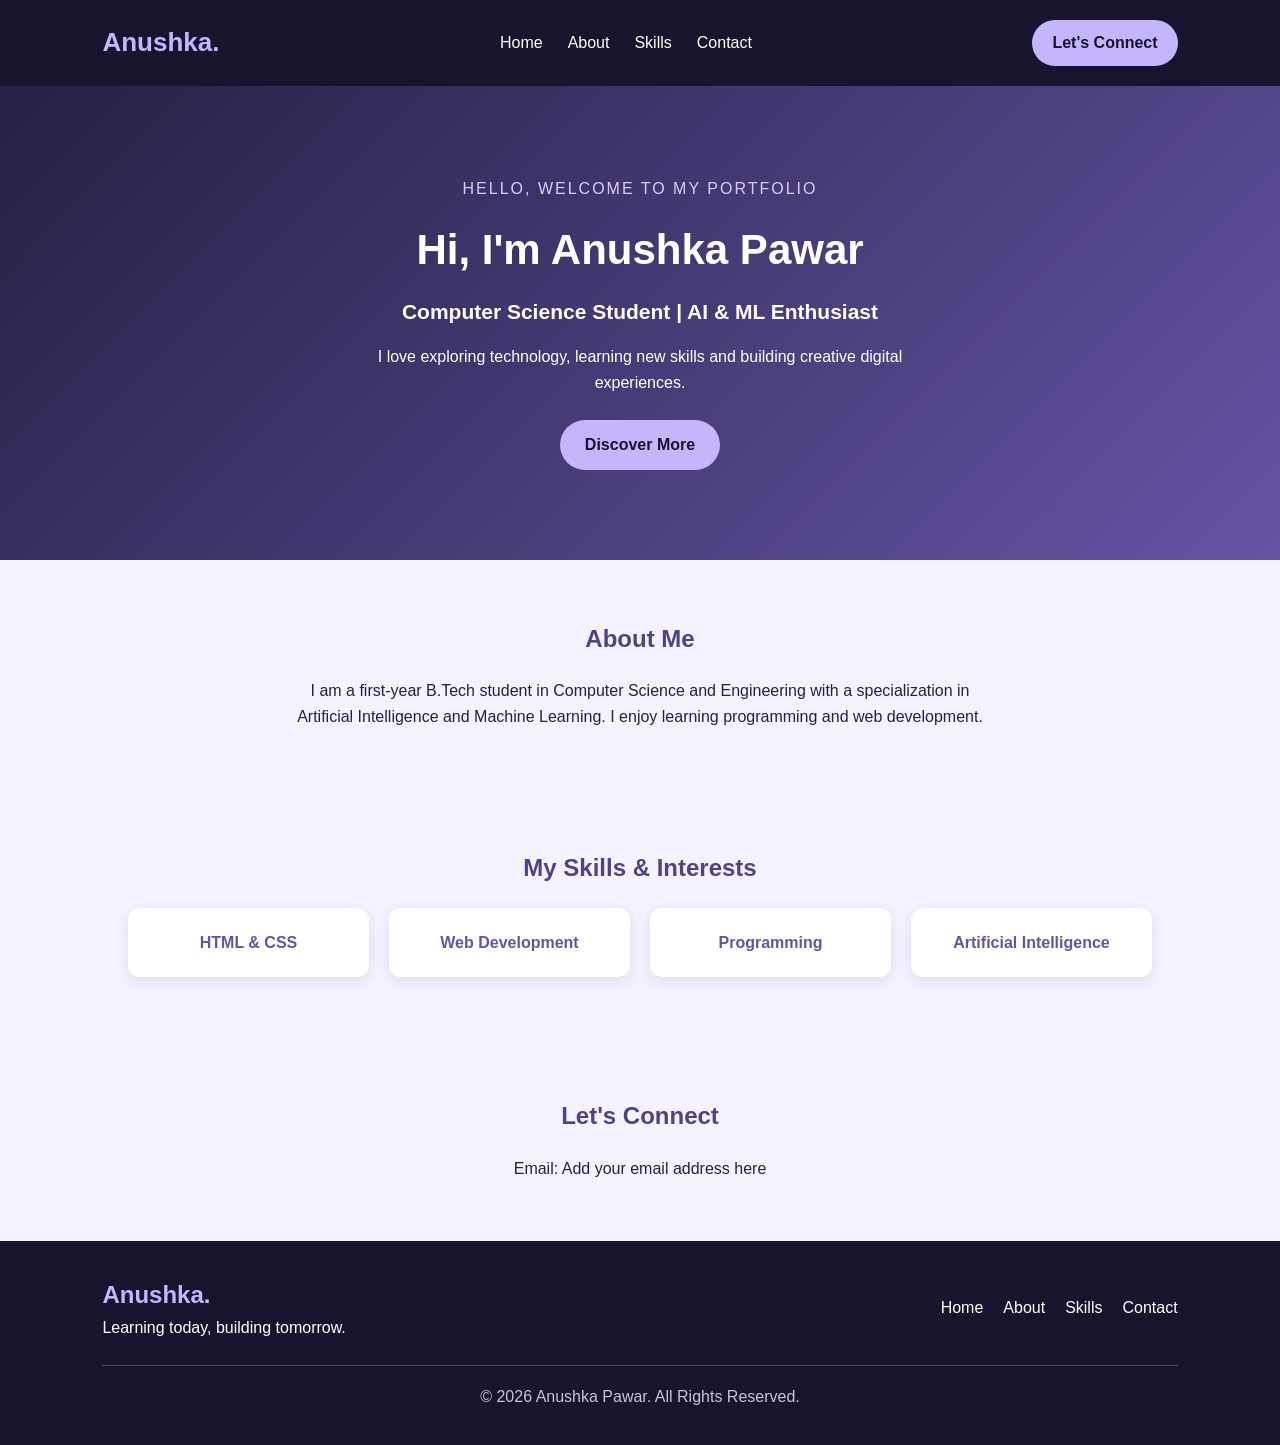
<file: P10/index.html>
<!DOCTYPE html>
<html lang="en">
<head>
  <meta charset="UTF-8">
  <meta name="viewport" content="width=device-width, initial-scale=1.0">
  <title>Anushka Pawar | P10 Portfolio</title>
  <link rel="stylesheet" href="style.css">
</head>
<body>

  <header class="header">
    <div class="logo">Anushka.</div>

    <nav class="navigation">
      <a href="#home">Home</a>
      <a href="#about">About</a>
      <a href="#skills">Skills</a>
      <a href="#contact">Contact</a>
    </nav>

    <a href="#contact" class="header-btn">Let's Connect</a>
  </header>

  <main>
    <section class="hero" id="home">
      <p class="intro">HELLO, WELCOME TO MY PORTFOLIO</p>
      <h1>Hi, I'm Anushka Pawar</h1>
      <h2>Computer Science Student | AI & ML Enthusiast</h2>
      <p>
        I love exploring technology, learning new skills and building
        creative digital experiences.
      </p>
      <a href="#about" class="btn">Discover More</a>
    </section>

    <section class="about" id="about">
      <h2>About Me</h2>
      <p>
        I am a first-year B.Tech student in Computer Science and Engineering
        with a specialization in Artificial Intelligence and Machine Learning.
        I enjoy learning programming and web development.
      </p>
    </section>

    <section class="skills" id="skills">
      <h2>My Skills & Interests</h2>
      <div class="skill-list">
        <div class="skill">HTML & CSS</div>
        <div class="skill">Web Development</div>
        <div class="skill">Programming</div>
        <div class="skill">Artificial Intelligence</div>
      </div>
    </section>

    <section class="contact" id="contact">
      <h2>Let's Connect</h2>
      <p>Email: Add your email address here</p>
    </section>
  </main>

  <footer class="footer">
    <div class="footer-brand">
      <h2>Anushka.</h2>
      <p>Learning today, building tomorrow.</p>
    </div>

    <div class="footer-links">
      <a href="#home">Home</a>
      <a href="#about">About</a>
      <a href="#skills">Skills</a>
      <a href="#contact">Contact</a>
    </div>

    <p class="copyright">© 2026 Anushka Pawar. All Rights Reserved.</p>
  </footer>

</body>
</html>
</file>
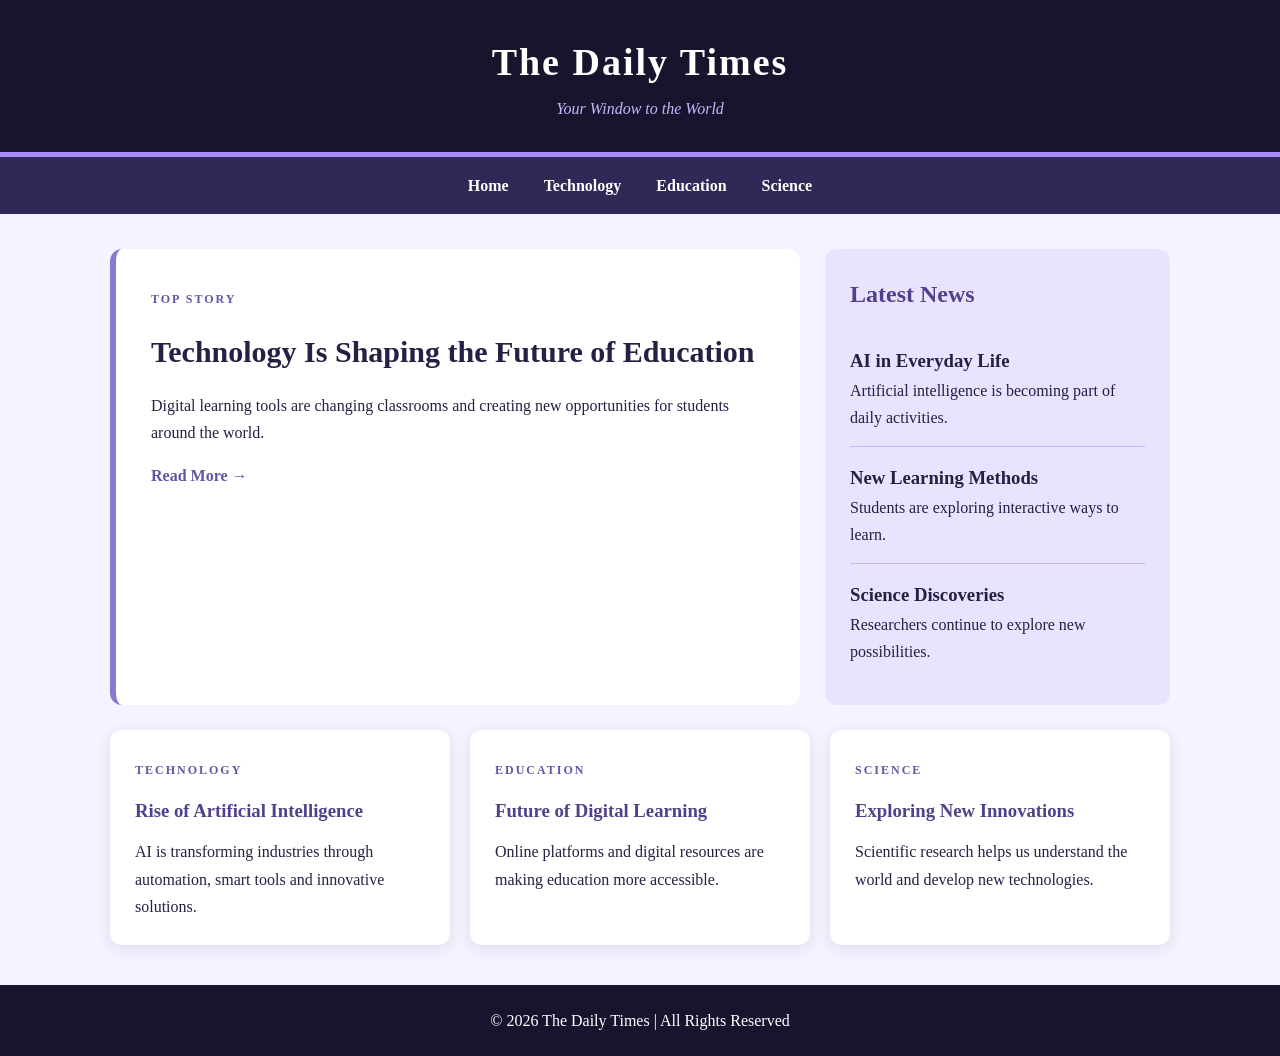
<file: P11/index.html>
<!DOCTYPE html>
<html lang="en">
<head>
  <meta charset="UTF-8">
  <meta name="viewport" content="width=device-width, initial-scale=1.0">
  <title>The Daily Times | P11</title>
  <link rel="stylesheet" href="style.css">
</head>
<body>

  <header class="header">
    <h1>The Daily Times</h1>
    <p>Your Window to the World</p>
  </header>

  <nav class="navbar">
    <a href="#home">Home</a>
    <a href="#technology">Technology</a>
    <a href="#education">Education</a>
    <a href="#science">Science</a>
  </nav>

  <main class="newspaper" id="home">

    <section class="main-news">
      <span class="category">TOP STORY</span>
      <h2>Technology Is Shaping the Future of Education</h2>
      <p>
        Digital learning tools are changing classrooms and creating
        new opportunities for students around the world.
      </p>
      <a href="#technology">Read More →</a>
    </section>

    <aside class="side-news">
      <h2>Latest News</h2>

      <article>
        <h3>AI in Everyday Life</h3>
        <p>Artificial intelligence is becoming part of daily activities.</p>
      </article>

      <article>
        <h3>New Learning Methods</h3>
        <p>Students are exploring interactive ways to learn.</p>
      </article>

      <article>
        <h3>Science Discoveries</h3>
        <p>Researchers continue to explore new possibilities.</p>
      </article>
    </aside>

    <section class="articles" id="technology">
      <article class="article-card">
        <span>TECHNOLOGY</span>
        <h3>Rise of Artificial Intelligence</h3>
        <p>
          AI is transforming industries through automation,
          smart tools and innovative solutions.
        </p>
      </article>

      <article class="article-card" id="education">
        <span>EDUCATION</span>
        <h3>Future of Digital Learning</h3>
        <p>
          Online platforms and digital resources are making
          education more accessible.
        </p>
      </article>

      <article class="article-card" id="science">
        <span>SCIENCE</span>
        <h3>Exploring New Innovations</h3>
        <p>
          Scientific research helps us understand the world
          and develop new technologies.
        </p>
      </article>
    </section>

  </main>

  <footer>
    <p>© 2026 The Daily Times | All Rights Reserved</p>
  </footer>

</body>
</html>
</file>
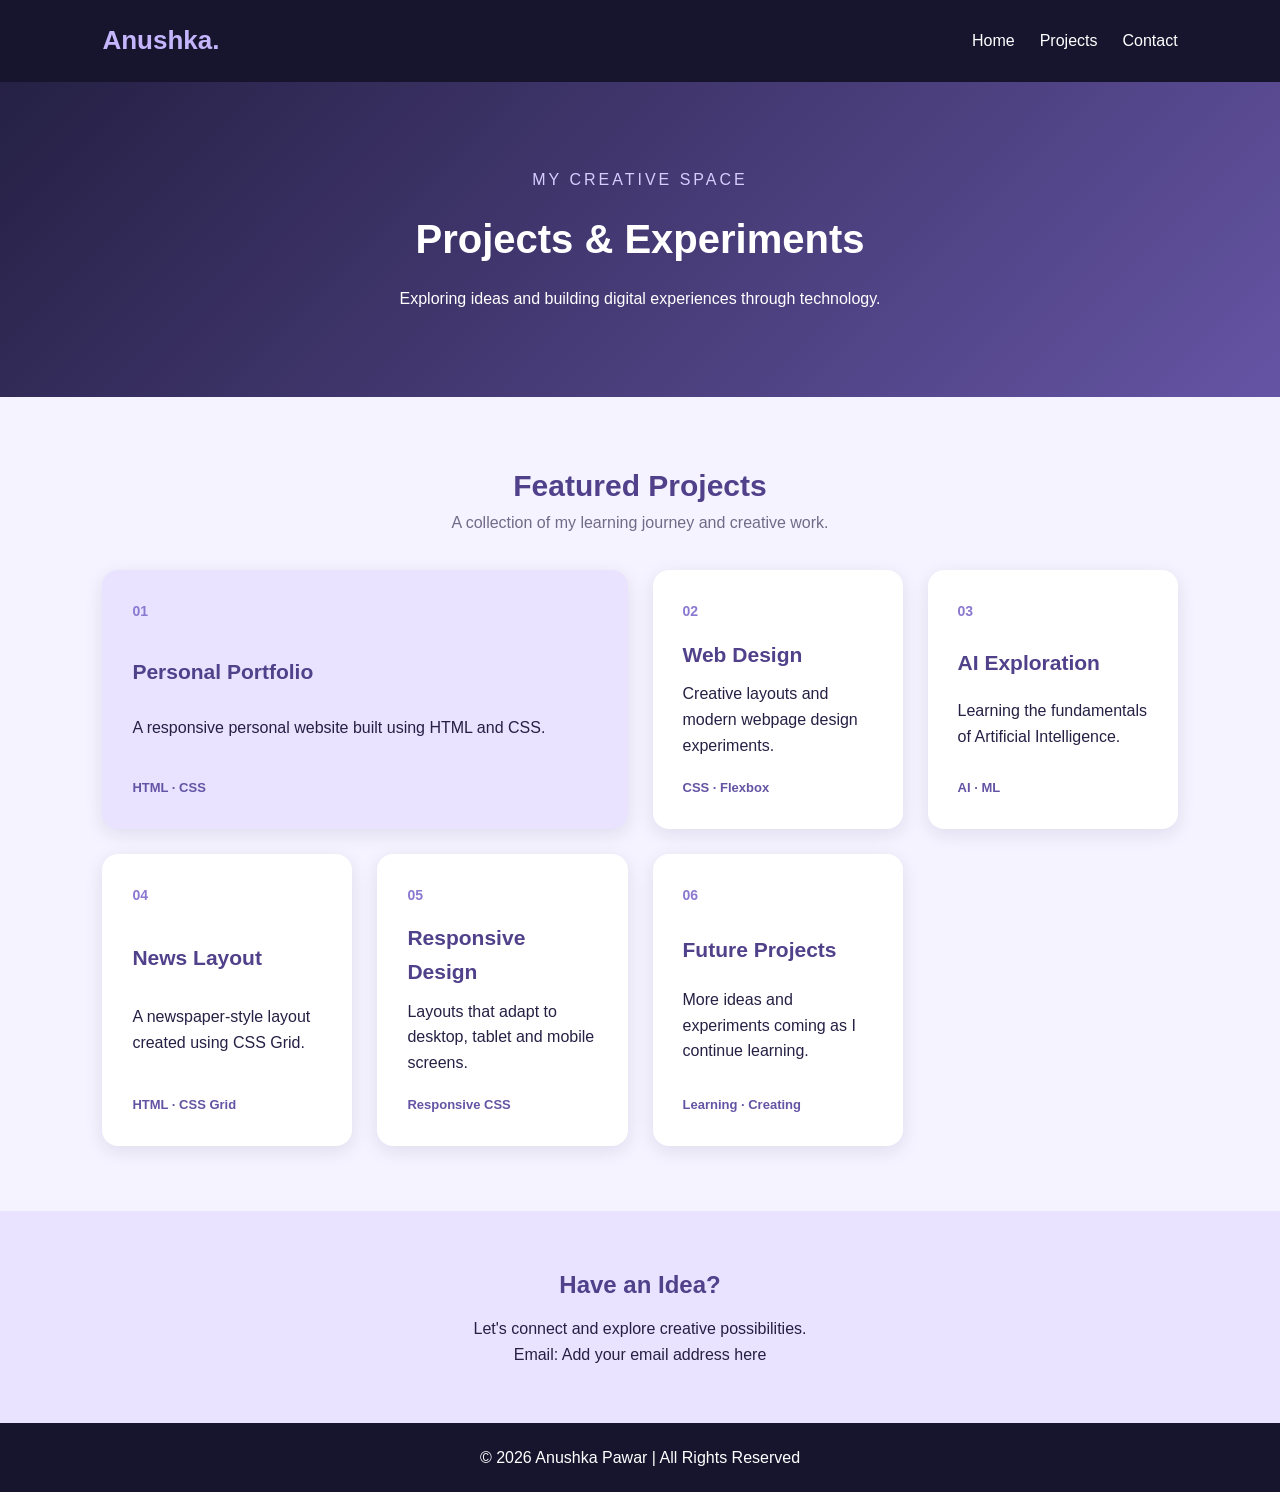
<file: P12/index.html>
<!DOCTYPE html>
<html lang="en">
<head>
  <meta charset="UTF-8">
  <meta name="viewport" content="width=device-width, initial-scale=1.0">
  <title>Anushka Pawar | Project Gallery</title>
  <link rel="stylesheet" href="style.css">
</head>
<body>

  <header class="header">
    <h2 class="logo">Anushka.</h2>
    <nav>
      <a href="#home">Home</a>
      <a href="#projects">Projects</a>
      <a href="#contact">Contact</a>
    </nav>
  </header>

  <main id="home">

    <section class="hero">
      <p>MY CREATIVE SPACE</p>
      <h1>Projects & Experiments</h1>
      <p>Exploring ideas and building digital experiences through technology.</p>
    </section>

    <section class="projects" id="projects">
      <div class="section-heading">
        <h2>Featured Projects</h2>
        <p>A collection of my learning journey and creative work.</p>
      </div>

      <div class="project-grid">

        <article class="project-card featured">
          <span class="project-number">01</span>
          <h3>Personal Portfolio</h3>
          <p>A responsive personal website built using HTML and CSS.</p>
          <span class="technology">HTML · CSS</span>
        </article>

        <article class="project-card">
          <span class="project-number">02</span>
          <h3>Web Design</h3>
          <p>Creative layouts and modern webpage design experiments.</p>
          <span class="technology">CSS · Flexbox</span>
        </article>

        <article class="project-card">
          <span class="project-number">03</span>
          <h3>AI Exploration</h3>
          <p>Learning the fundamentals of Artificial Intelligence.</p>
          <span class="technology">AI · ML</span>
        </article>

        <article class="project-card">
          <span class="project-number">04</span>
          <h3>News Layout</h3>
          <p>A newspaper-style layout created using CSS Grid.</p>
          <span class="technology">HTML · CSS Grid</span>
        </article>

        <article class="project-card">
          <span class="project-number">05</span>
          <h3>Responsive Design</h3>
          <p>Layouts that adapt to desktop, tablet and mobile screens.</p>
          <span class="technology">Responsive CSS</span>
        </article>

        <article class="project-card">
          <span class="project-number">06</span>
          <h3>Future Projects</h3>
          <p>More ideas and experiments coming as I continue learning.</p>
          <span class="technology">Learning · Creating</span>
        </article>

      </div>
    </section>

    <section class="contact" id="contact">
      <h2>Have an Idea?</h2>
      <p>Let's connect and explore creative possibilities.</p>
      <p>Email: Add your email address here</p>
    </section>

  </main>

  <footer>
    <p>© 2026 Anushka Pawar | All Rights Reserved</p>
  </footer>

</body>
</html>
</file>
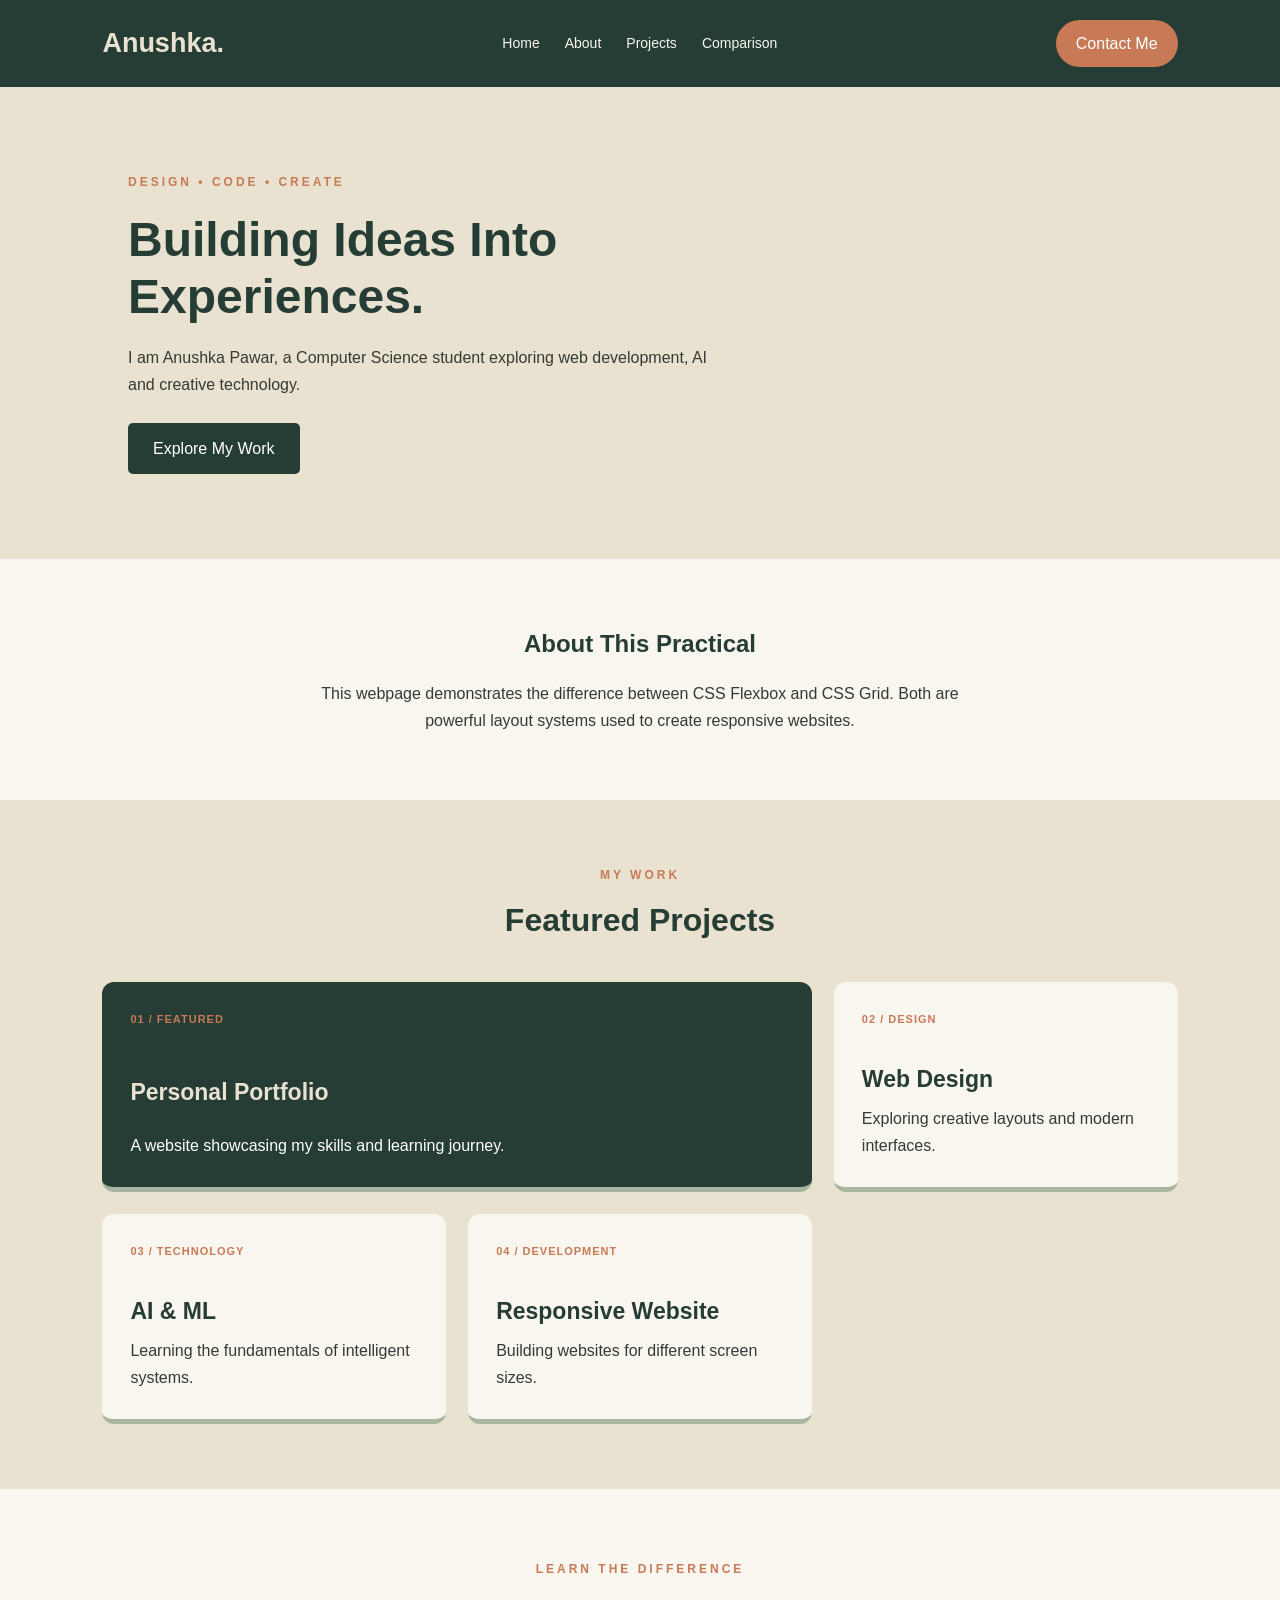
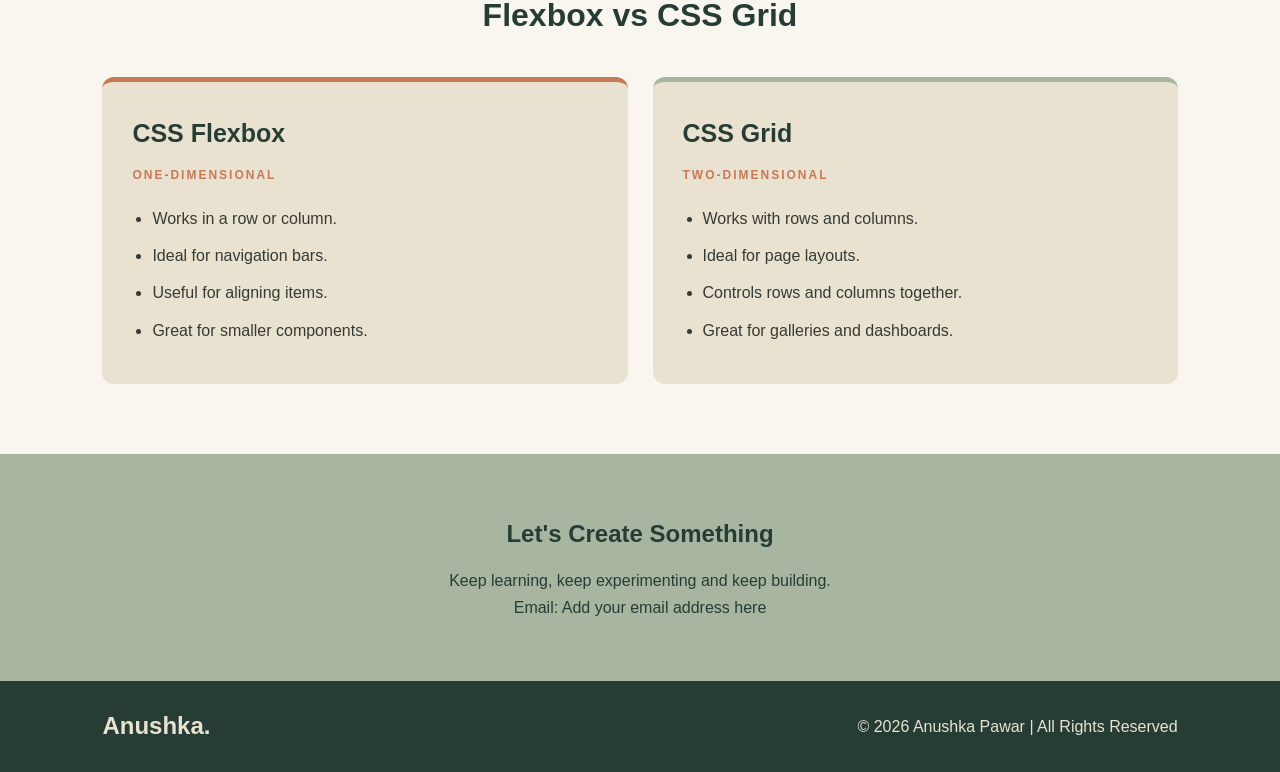
<file: P13/index.html>
<!DOCTYPE html>
<html lang="en">
<head>
  <meta charset="UTF-8">
  <meta name="viewport" content="width=device-width, initial-scale=1.0">
  <title>Anushka Pawar | Flexbox vs Grid</title>
  <link rel="stylesheet" href="style.css">
</head>
<body>

  <!-- FLEXBOX: Header -->
  <header class="header">
    <h2 class="logo">Anushka.</h2>

    <nav class="navigation">
      <a href="#home">Home</a>
      <a href="#about">About</a>
      <a href="#projects">Projects</a>
      <a href="#comparison">Comparison</a>
    </nav>

    <a href="#contact" class="contact-btn">Contact Me</a>
  </header>

  <main>

    <section class="hero" id="home">
      <p class="eyebrow">DESIGN • CODE • CREATE</p>
      <h1>Building Ideas Into Experiences.</h1>
      <p>
        I am Anushka Pawar, a Computer Science student
        exploring web development, AI and creative technology.
      </p>
      <a href="#projects" class="hero-btn">Explore My Work</a>
    </section>

    <section class="about" id="about">
      <h2>About This Practical</h2>
      <p>
        This webpage demonstrates the difference between
        CSS Flexbox and CSS Grid. Both are powerful layout
        systems used to create responsive websites.
      </p>
    </section>

    <!-- CSS GRID: Project Gallery -->
    <section class="projects" id="projects">
      <div class="section-title">
        <p class="eyebrow">MY WORK</p>
        <h2>Featured Projects</h2>
      </div>

      <div class="project-grid">

        <article class="project-card card-large">
          <span>01 / FEATURED</span>
          <h3>Personal Portfolio</h3>
          <p>A website showcasing my skills and learning journey.</p>
        </article>

        <article class="project-card">
          <span>02 / DESIGN</span>
          <h3>Web Design</h3>
          <p>Exploring creative layouts and modern interfaces.</p>
        </article>

        <article class="project-card">
          <span>03 / TECHNOLOGY</span>
          <h3>AI & ML</h3>
          <p>Learning the fundamentals of intelligent systems.</p>
        </article>

        <article class="project-card">
          <span>04 / DEVELOPMENT</span>
          <h3>Responsive Website</h3>
          <p>Building websites for different screen sizes.</p>
        </article>

      </div>
    </section>

    <!-- Flexbox and Grid Comparison -->
    <section class="comparison" id="comparison">
      <div class="section-title">
        <p class="eyebrow">LEARN THE DIFFERENCE</p>
        <h2>Flexbox vs CSS Grid</h2>
      </div>

      <div class="comparison-container">

        <article class="comparison-card">
          <h3>CSS Flexbox</h3>
          <p class="type">ONE-DIMENSIONAL</p>
          <ul>
            <li>Works in a row or column.</li>
            <li>Ideal for navigation bars.</li>
            <li>Useful for aligning items.</li>
            <li>Great for smaller components.</li>
          </ul>
        </article>

        <article class="comparison-card grid-card">
          <h3>CSS Grid</h3>
          <p class="type">TWO-DIMENSIONAL</p>
          <ul>
            <li>Works with rows and columns.</li>
            <li>Ideal for page layouts.</li>
            <li>Controls rows and columns together.</li>
            <li>Great for galleries and dashboards.</li>
          </ul>
        </article>

      </div>
    </section>

    <section class="contact" id="contact">
      <h2>Let's Create Something</h2>
      <p>Keep learning, keep experimenting and keep building.</p>
      <p>Email: Add your email address here</p>
    </section>

  </main>

  <footer class="footer">
    <h2>Anushka.</h2>
    <p>© 2026 Anushka Pawar | All Rights Reserved</p>
  </footer>

</body>
</html>
</file>
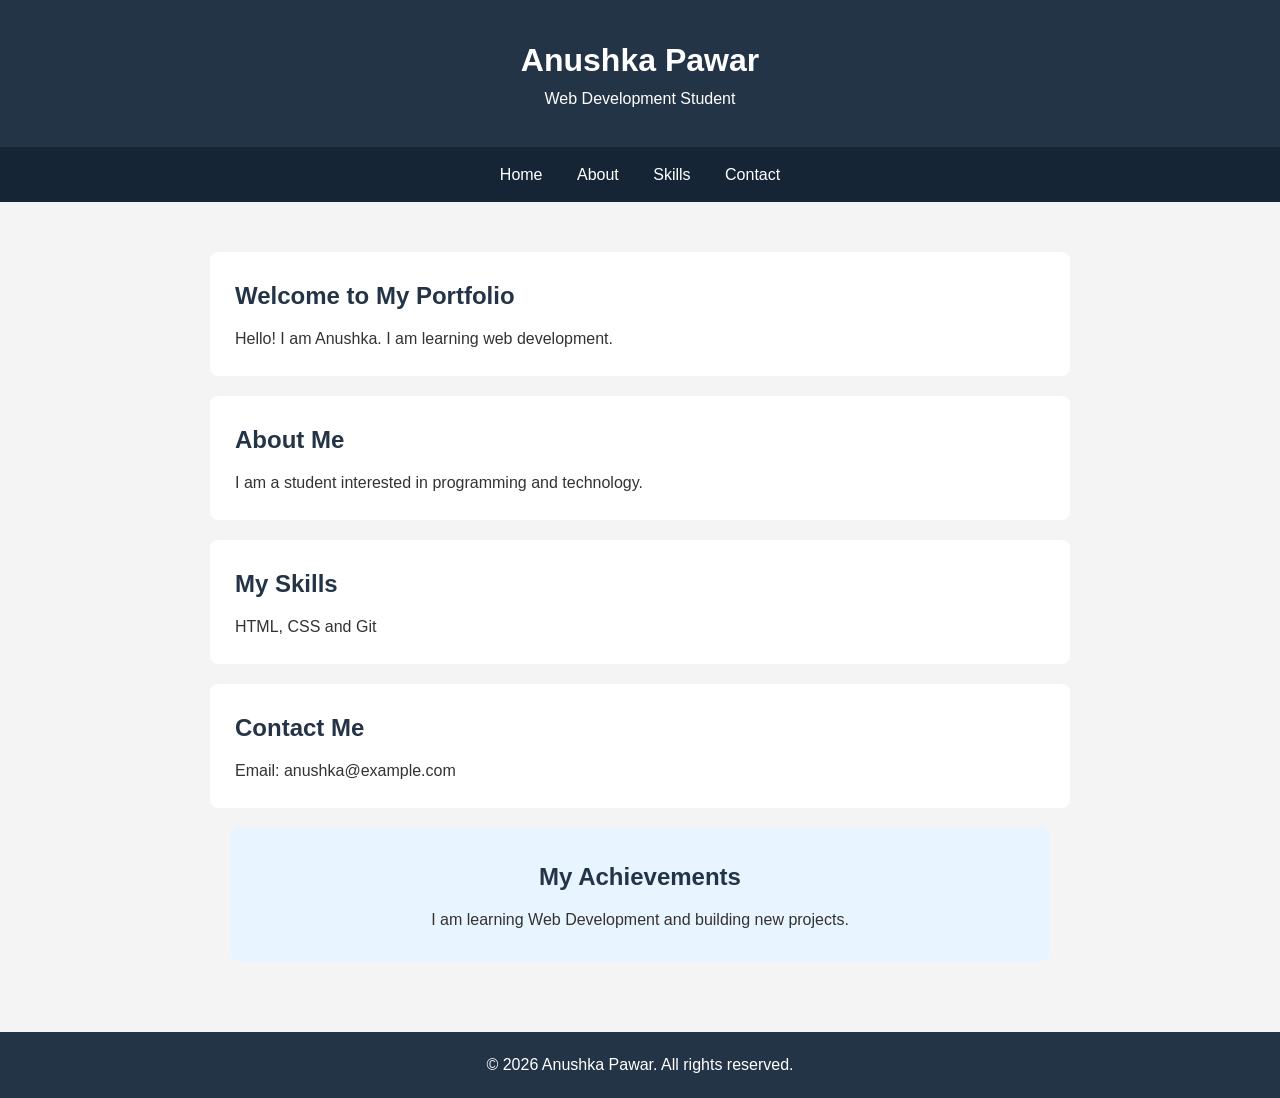
<file: P2/index.html>
<!DOCTYPE html>
<html lang="en">
<head>
    
    <title>Anushka's Portfolio</title>
    <link rel="stylesheet" href="style.css">
</head>
<body>

    <header>
        <h1>Anushka Pawar</h1>
        <p>Web Development Student</p>
    </header>

    <nav>
        <a href="#home">Home</a>
        <a href="#about">About</a>
        <a href="#skills">Skills</a>
        <a href="#contact">Contact</a>
    </nav>

    <main>
        <section id="home">
            <h2>Welcome to My Portfolio</h2>
            <p>Hello! I am Anushka. I am learning web development.</p>
        </section>

        <section id="about">
            <h2>About Me</h2>
            <p>I am a student interested in programming and technology.</p>
        </section>

        <section id="skills">
            <h2>My Skills</h2>
            <p>HTML, CSS and Git</p>
        </section>

        <section id="contact">
            <h2>Contact Me</h2>
            <p>Email: anushka@example.com</p>
        </section>
        <section id="achievements">
    <h2>My Achievements</h2>
    <p>I am learning Web Development and building new projects.</p>
</section>
    </main>

    <footer>
        <p>© 2026 Anushka Pawar. All rights reserved.</p>
    </footer>

</body>
</html>
</file>
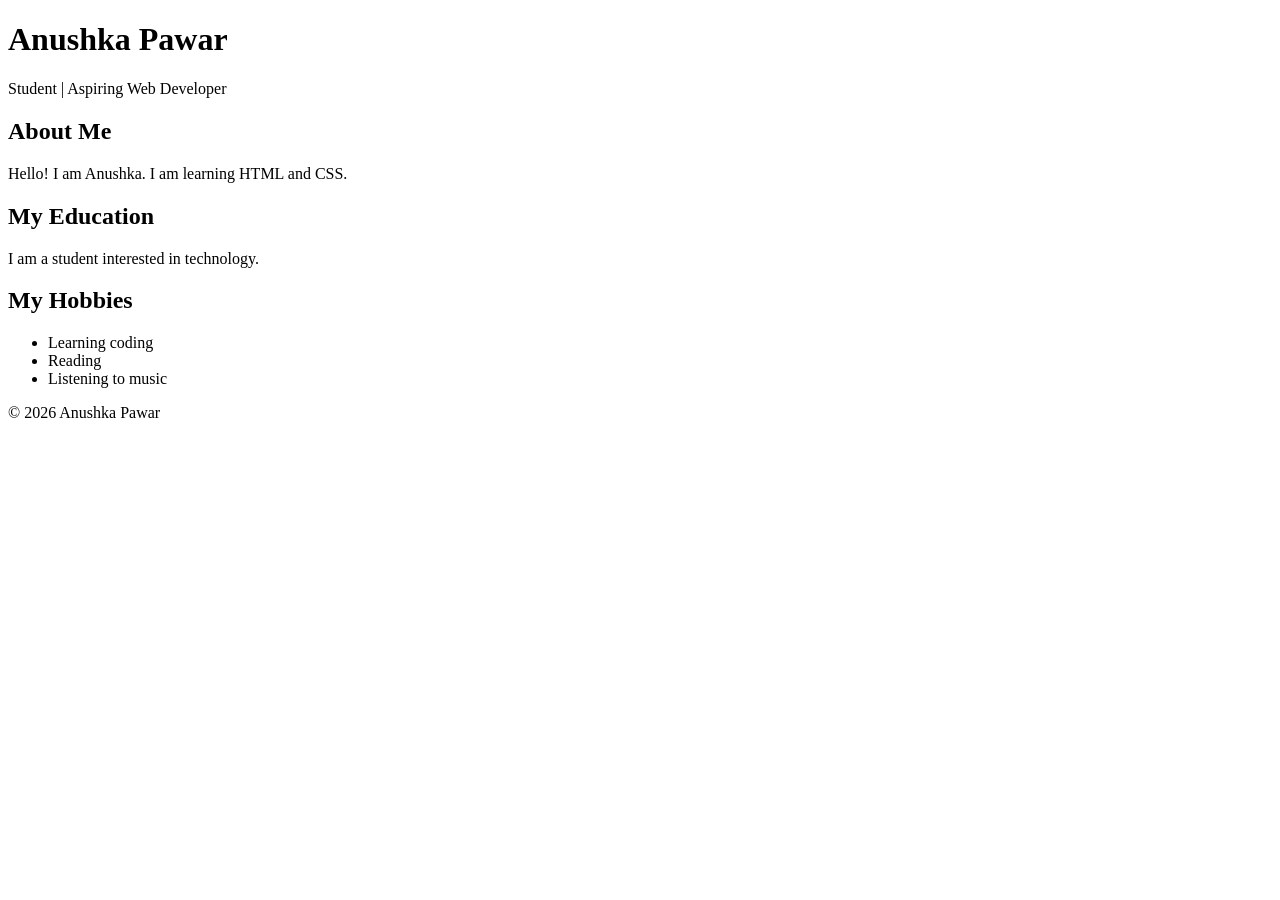
<file: P5/index.html>
<!DOCTYPE html>
<html lang="en">
<head>
    
    <title>My Bio Page</title>
</head>
<body>

    <header>
        <h1>Anushka Pawar</h1>
        <p>Student | Aspiring Web Developer</p>
    </header>

    <main>
        <section>
            <h2>About Me</h2>
            <p>Hello! I am Anushka. I am learning HTML and CSS.</p>
        </section>

        <section>
            <h2>My Education</h2>
            <p>I am a student interested in technology.</p>
        </section>

        <section>
            <h2>My Hobbies</h2>
            <ul>
                <li>Learning coding</li>
                <li>Reading</li>
                <li>Listening to music</li>
            </ul>
        </section>
    </main>

    <footer>
        <p>© 2026 Anushka Pawar</p>
    </footer>

</body>
</html>
</file>
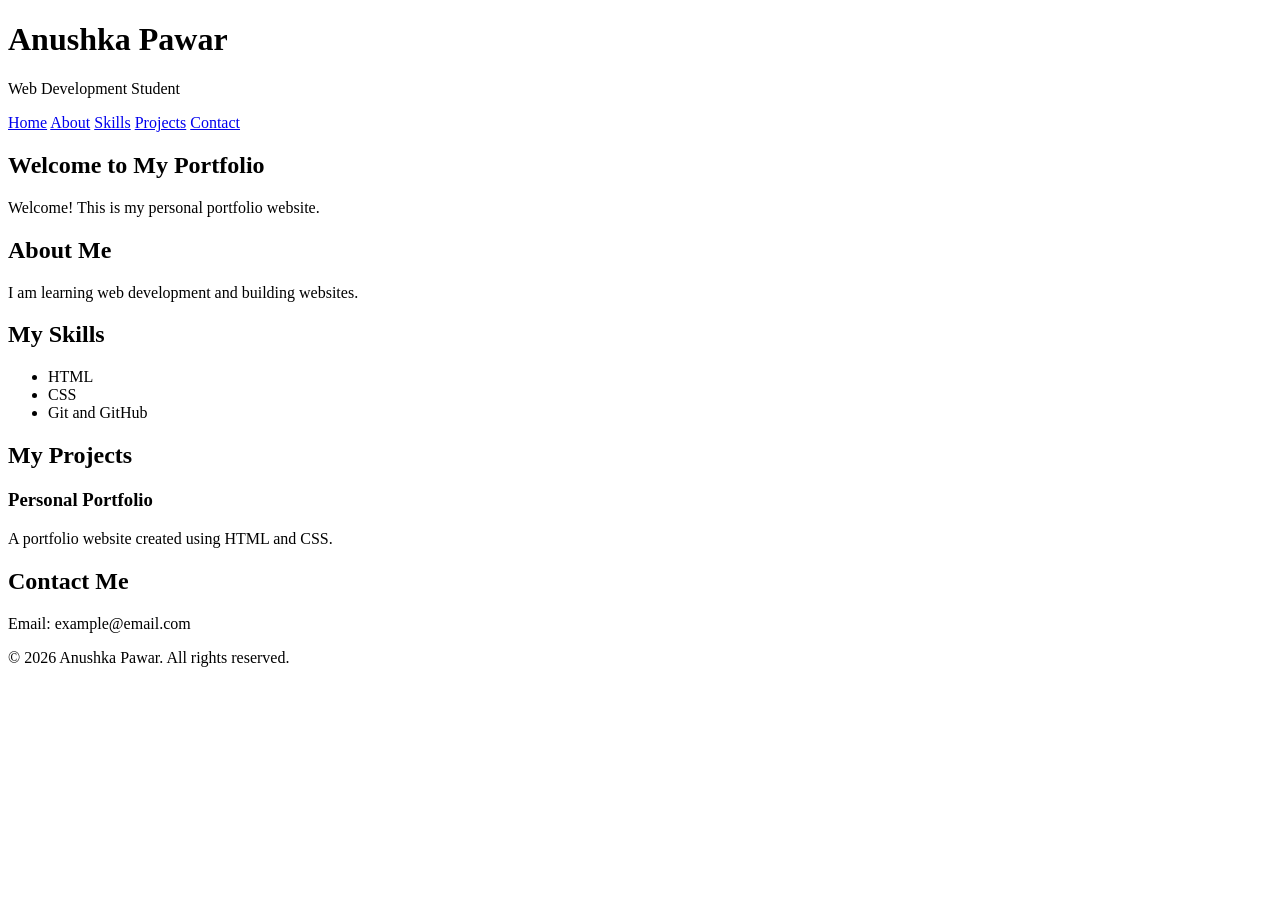
<file: P6/index.html>
<!DOCTYPE html>
<html lang="en">
<head>
    <meta charset="UTF-8">
    <meta name="viewport" content="width=device-width, initial-scale=1.0">
    <title>Anushka's Portfolio</title>
</head>
<body>

    <header>
        <h1>Anushka Pawar</h1>
        <p>Web Development Student</p>

        <nav>
            <a href="#home">Home</a>
            <a href="#about">About</a>
            <a href="#skills">Skills</a>
            <a href="#projects">Projects</a>
            <a href="#contact">Contact</a>
        </nav>
    </header>

    <main>
        <section id="home">
            <h2>Welcome to My Portfolio</h2>
            <p>Welcome! This is my personal portfolio website.</p>
        </section>

        <section id="about">
            <h2>About Me</h2>
            <p>I am learning web development and building websites.</p>
        </section>

        <section id="skills">
            <h2>My Skills</h2>
            <ul>
                <li>HTML</li>
                <li>CSS</li>
                <li>Git and GitHub</li>
            </ul>
        </section>

        <section id="projects">
            <h2>My Projects</h2>
            <article>
                <h3>Personal Portfolio</h3>
                <p>A portfolio website created using HTML and CSS.</p>
            </article>
        </section>

        <section id="contact">
            <h2>Contact Me</h2>
            <p>Email: example@email.com</p>
        </section>
    </main>

    <footer>
        <p>© 2026 Anushka Pawar. All rights reserved.</p>
    </footer>

</body>
</html>
</file>
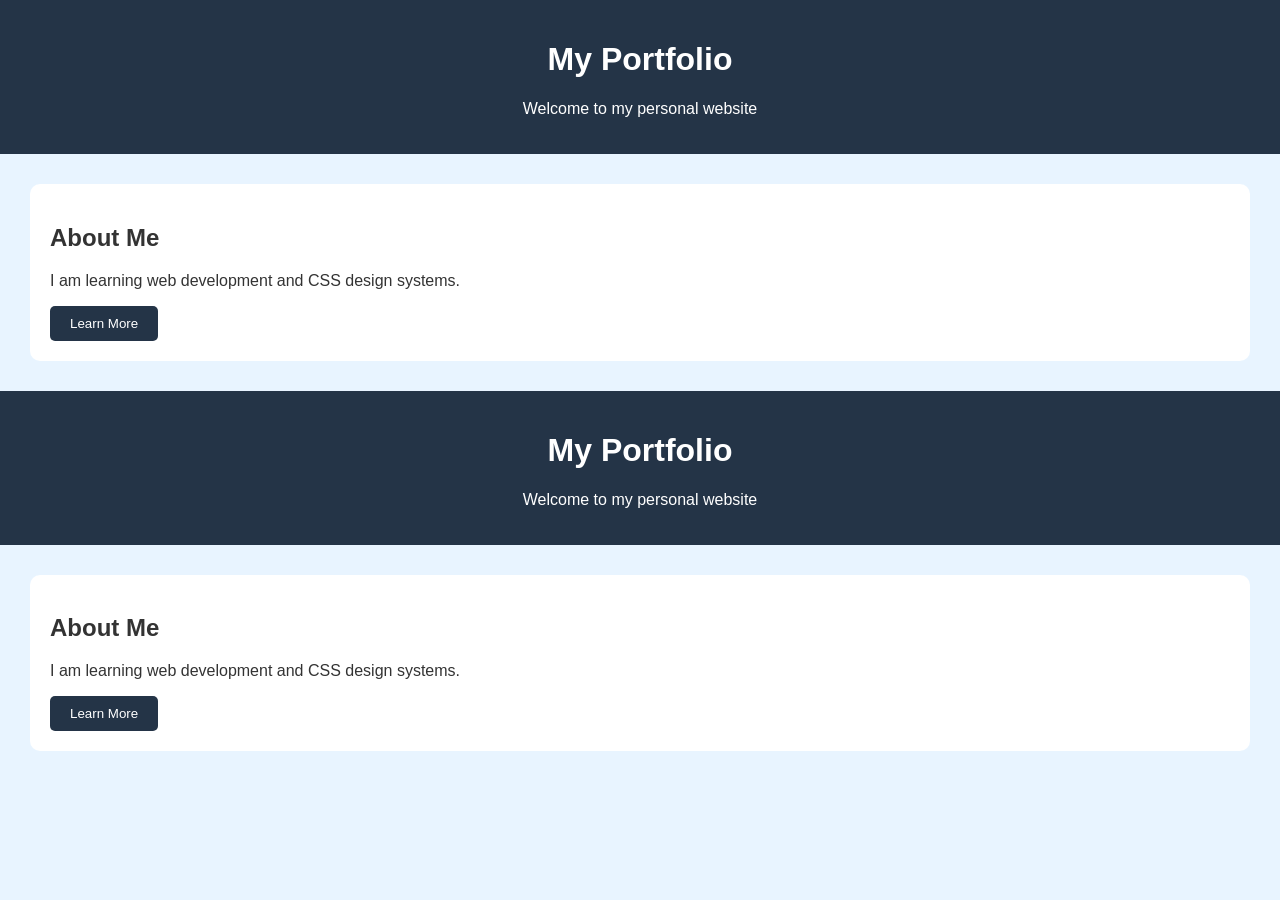
<file: P7/index.html>
<!DOCTYPE html>
<html lang="en">
<head>
    <meta charset="UTF-8">
    <meta name="viewport" content="width=device-width, initial-scale=1.0">
    <title>Design Tokens</title>
    <link rel="stylesheet" href="style.css">
</head>
<body>

    <header>
        <h1>My Portfolio</h1>
        <p>Welcome to my personal website</p>
    </header>

    <main>
        <section class="card">
            <h2>About Me</h2>
            <p>I am learning web development and CSS design systems.</p>
            <button>Learn More</button>
        </section>
    </main>

</body>
</html>

<!DOCTYPE html>
<html lang="en">
<head>
    <meta charset="UTF-8">
    <meta name="viewport" content="width=device-width, initial-scale=1.0">
    <title>Design Tokens</title>
    <link rel="stylesheet" href="style.css">
</head>
<body>

    <header>
        <h1>My Portfolio</h1>
        <p>Welcome to my personal website</p>
    </header>

    <main>
        <section class="card">
            <h2>About Me</h2>
            <p>I am learning web development and CSS design systems.</p>
            <button>Learn More</button>
        </section>
    </main>

</body>
</html>
</file>
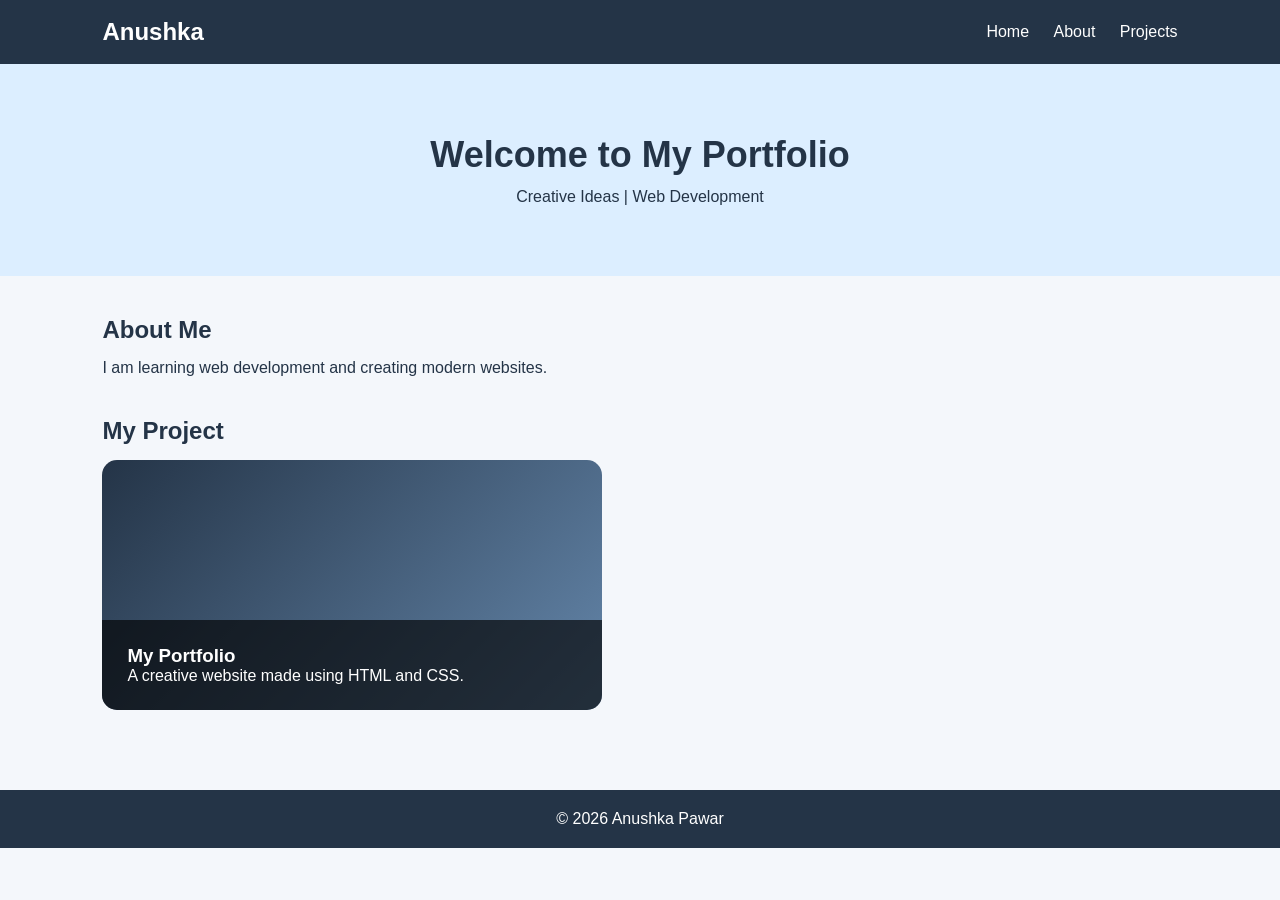
<file: P8/index.html>
<!DOCTYPE html>
<html lang="en">
<head>
    <meta charset="UTF-8">
    <meta name="viewport" content="width=device-width, initial-scale=1.0">
    <title>Sticky Navbar and Card Overlay</title>
    <link rel="stylesheet" href="style.css">
</head>
<body>

    <nav class="navbar">
        <h2>Anushka</h2>
        <div>
            <a href="#home">Home</a>
            <a href="#about">About</a>
            <a href="#projects">Projects</a>
        </div>
    </nav>

    <header id="home">
        <h1>Welcome to My Portfolio</h1>
        <p>Creative Ideas | Web Development</p>
    </header>

    <main>
        <section id="about">
            <h2>About Me</h2>
            <p>I am learning web development and creating modern websites.</p>
        </section>

        <section id="projects">
            <h2>My Project</h2>

            <div class="card">
                <div class="overlay">
                    <h3>My Portfolio</h3>
                    <p>A creative website made using HTML and CSS.</p>
                </div>
            </div>
        </section>
    </main>

    <footer>
        <p>© 2026 Anushka Pawar</p>
    </footer>

</body>
</html>
</file>
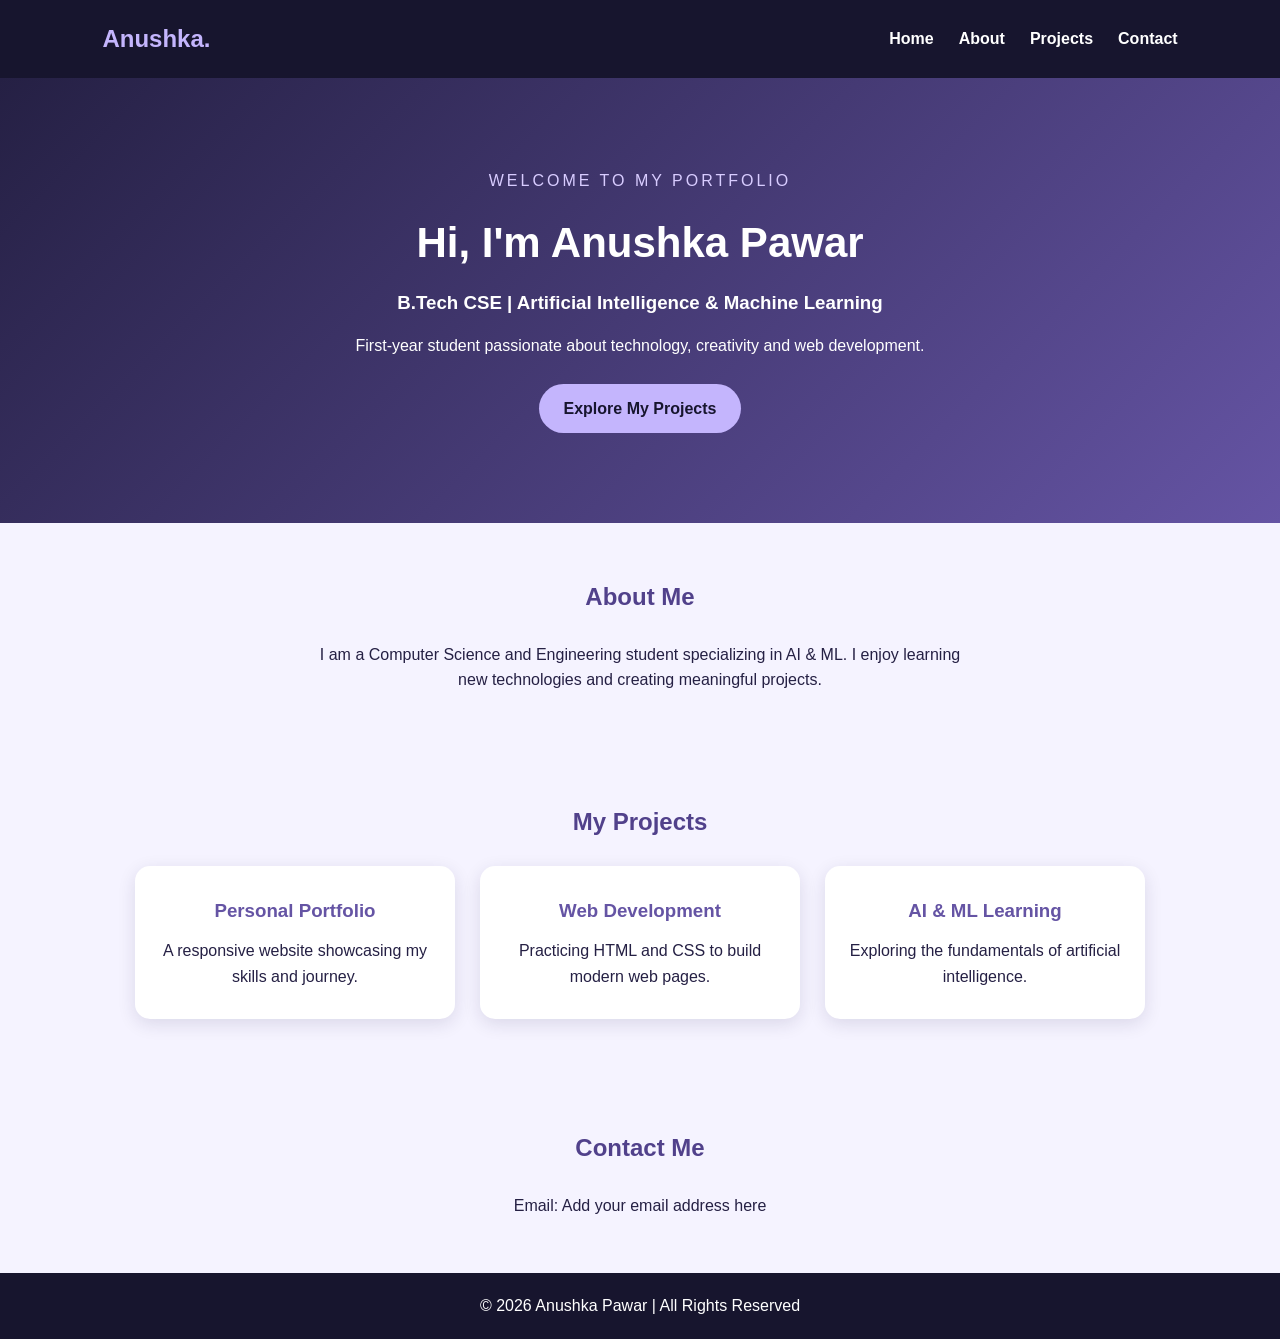
<file: P9/index.html>
<!DOCTYPE html>
<html lang="en">
<head>
  <meta charset="UTF-8">
  <meta name="viewport" content="width=device-width, initial-scale=1.0">
  <title>Anushka Pawar | Portfolio</title>
  <link rel="stylesheet" href="style.css">
</head>
<body>

  <header class="navbar">
    <h2 class="logo">Anushka.</h2>
    <nav class="nav-links">
      <a href="#home">Home</a>
      <a href="#about">About</a>
      <a href="#projects">Projects</a>
      <a href="#contact">Contact</a>
    </nav>
  </header>

  <main>
    <section class="hero" id="home">
      <p class="tagline">WELCOME TO MY PORTFOLIO</p>
      <h1>Hi, I'm Anushka Pawar</h1>
      <h3>B.Tech CSE | Artificial Intelligence & Machine Learning</h3>
      <p>First-year student passionate about technology, creativity and web development.</p>
      <a href="#projects" class="btn">Explore My Projects</a>
    </section>

    <section class="about" id="about">
      <h2>About Me</h2>
      <p>
        I am a Computer Science and Engineering student specializing in AI & ML.
        I enjoy learning new technologies and creating meaningful projects.
      </p>
    </section>

    <section class="projects" id="projects">
      <h2>My Projects</h2>

      <div class="card-container">
        <article class="card">
          <h3>Personal Portfolio</h3>
          <p>A responsive website showcasing my skills and journey.</p>
        </article>

        <article class="card">
          <h3>Web Development</h3>
          <p>Practicing HTML and CSS to build modern web pages.</p>
        </article>

        <article class="card">
          <h3>AI & ML Learning</h3>
          <p>Exploring the fundamentals of artificial intelligence.</p>
        </article>
      </div>
    </section>

    <section class="contact" id="contact">
      <h2>Contact Me</h2>
      <p>Email: Add your email address here</p>
    </section>
  </main>

  <footer>
    <p>© 2026 Anushka Pawar | All Rights Reserved</p>
  </footer>

</body>
</html>
</file>
<file: P10/style.css>
* {
  margin: 0;
  padding: 0;
  box-sizing: border-box;
}

html {
  scroll-behavior: smooth;
}

body {
  font-family: Arial, sans-serif;
  background: #f5f3ff;
  color: #252044;
  line-height: 1.6;
}

/* Advanced Flexbox Header */
.header {
  display: flex;
  justify-content: space-between;
  align-items: center;
  flex-wrap: wrap;
  gap: 20px;
  padding: 20px 8%;
  background: #17152e;
}

.logo {
  color: #c4b5fd;
  font-size: 26px;
  font-weight: bold;
}

.navigation {
  display: flex;
  justify-content: center;
  align-items: center;
  flex-wrap: wrap;
  gap: 25px;
}

.navigation a,
.footer-links a {
  color: white;
  text-decoration: none;
  transition: color 0.3s ease;
}

.navigation a:hover,
.footer-links a:hover {
  color: #c4b5fd;
}

.header-btn {
  background: #c4b5fd;
  color: #17152e;
  text-decoration: none;
  padding: 10px 20px;
  border-radius: 25px;
  font-weight: bold;
}

/* Hero Section */
.hero {
  min-height: 430px;
  padding: 90px 10%;
  display: flex;
  flex-direction: column;
  justify-content: center;
  align-items: center;
  text-align: center;
  background: linear-gradient(135deg, #252044, #6554a4);
  color: white;
}

.intro {
  color: #d8ccff;
  letter-spacing: 2px;
  margin-bottom: 15px;
}

.hero h1 {
  font-size: 42px;
  margin-bottom: 12px;
}

.hero h2 {
  font-size: 21px;
  margin-bottom: 15px;
}

.hero p {
  max-width: 600px;
}

.btn {
  margin-top: 25px;
  padding: 12px 25px;
  background: #c4b5fd;
  color: #17152e;
  text-decoration: none;
  border-radius: 25px;
  font-weight: bold;
}

/* About Section */
.about,
.skills,
.contact {
  padding: 60px 10%;
  text-align: center;
}

.about h2,
.skills h2,
.contact h2 {
  color: #51418b;
  margin-bottom: 20px;
}

.about p {
  max-width: 700px;
  margin: auto;
}

/* Flexbox Skills */
.skill-list {
  display: flex;
  justify-content: center;
  align-items: stretch;
  flex-wrap: wrap;
  gap: 20px;
}

.skill {
  flex: 1 1 200px;
  max-width: 250px;
  padding: 22px;
  background: white;
  border-radius: 12px;
  box-shadow: 0 4px 15px rgba(35, 25, 75, 0.1);
  font-weight: bold;
  color: #6554a4;
}

/* Advanced Flexbox Footer */
.footer {
  display: flex;
  justify-content: space-between;
  align-items: center;
  flex-wrap: wrap;
  gap: 25px;
  padding: 35px 8%;
  background: #17152e;
  color: white;
}

.footer-brand h2 {
  color: #c4b5fd;
}

.footer-links {
  display: flex;
  justify-content: center;
  flex-wrap: wrap;
  gap: 20px;
}

.copyright {
  flex-basis: 100%;
  text-align: center;
  border-top: 1px solid #514b70;
  padding-top: 18px;
  color: #c8c4d8;
}

/* Responsive Design */
@media (max-width: 650px) {
  .header {
    flex-direction: column;
    justify-content: center;
  }

  .navigation {
    gap: 15px;
  }

  .hero h1 {
    font-size: 30px;
  }

  .hero h2 {
    font-size: 18px;
  }

  .footer {
    flex-direction: column;
    text-align: center;
  }

  .footer-links {
    flex-direction: column;
    gap: 10px;
  }
}
</file>
<file: P11/style.css>
* {
  margin: 0;
  padding: 0;
  box-sizing: border-box;
}

body {
  font-family: Georgia, serif;
  background: #f5f3ff;
  color: #252044;
  line-height: 1.7;
}

/* Newspaper Header */
.header {
  text-align: center;
  padding: 30px 15px;
  background: #17152e;
  color: white;
  border-bottom: 5px solid #a78bfa;
}

.header h1 {
  font-size: 38px;
  letter-spacing: 2px;
}

.header p {
  color: #c4b5fd;
  font-style: italic;
}

/* Navigation */
.navbar {
  display: flex;
  justify-content: center;
  flex-wrap: wrap;
  gap: 35px;
  padding: 15px;
  background: #302957;
}

.navbar a {
  color: white;
  text-decoration: none;
  font-weight: bold;
}

.navbar a:hover {
  color: #c4b5fd;
}

/* Main CSS Grid Layout */
.newspaper {
  display: grid;
  grid-template-columns: 2fr 1fr;
  grid-template-areas:
    "main side"
    "articles articles";
  gap: 25px;
  max-width: 1100px;
  margin: 35px auto;
  padding: 0 20px;
}

/* Main Story */
.main-news {
  grid-area: main;
  background: white;
  padding: 35px;
  border-radius: 12px;
  border-left: 6px solid #8b78d0;
}

.category,
.article-card span {
  color: #6554a4;
  font-size: 12px;
  font-weight: bold;
  letter-spacing: 2px;
}

.main-news h2 {
  font-size: 30px;
  margin: 15px 0;
}

.main-news a {
  display: inline-block;
  margin-top: 15px;
  color: #6554a4;
  font-weight: bold;
  text-decoration: none;
}

/* Side News */
.side-news {
  grid-area: side;
  background: #e9e3ff;
  padding: 25px;
  border-radius: 12px;
}

.side-news h2 {
  margin-bottom: 15px;
  color: #51418b;
}

.side-news article {
  padding: 15px 0;
  border-bottom: 1px solid #c4b5fd;
}

.side-news article:last-child {
  border-bottom: none;
}

/* Three Column Articles Grid */
.articles {
  grid-area: articles;
  display: grid;
  grid-template-columns: repeat(3, 1fr);
  gap: 20px;
}

.article-card {
  background: white;
  padding: 25px;
  border-radius: 12px;
  box-shadow: 0 4px 15px rgba(35, 25, 75, 0.1);
}

.article-card h3 {
  margin: 12px 0;
  color: #51418b;
}

/* Footer */
footer {
  text-align: center;
  padding: 22px;
  background: #17152e;
  color: white;
  margin-top: 40px;
}

/* Tablet Layout */
@media (max-width: 800px) {
  .newspaper {
    grid-template-columns: 1fr;
    grid-template-areas:
      "main"
      "side"
      "articles";
  }

  .articles {
    grid-template-columns: repeat(2, 1fr);
  }
}

/* Mobile Layout */
@media (max-width: 550px) {
  .header h1 {
    font-size: 28px;
  }

  .navbar {
    gap: 15px;
  }

  .articles {
    grid-template-columns: 1fr;
  }

  .main-news h2 {
    font-size: 24px;
  }
}
</file>
<file: P12/style.css>
* {
  margin: 0;
  padding: 0;
  box-sizing: border-box;
}

html {
  scroll-behavior: smooth;
}

body {
  font-family: Arial, sans-serif;
  background: #f5f3ff;
  color: #252044;
  line-height: 1.6;
}

/* Header */
.header {
  display: flex;
  justify-content: space-between;
  align-items: center;
  padding: 20px 8%;
  background: #17152e;
}

.logo {
  color: #c4b5fd;
  font-size: 26px;
}

nav {
  display: flex;
  gap: 25px;
}

nav a {
  color: white;
  text-decoration: none;
}

nav a:hover {
  color: #c4b5fd;
}

/* Hero */
.hero {
  text-align: center;
  padding: 85px 20px;
  background: linear-gradient(135deg, #252044, #6554a4);
  color: white;
}

.hero p:first-child {
  color: #d8ccff;
  letter-spacing: 3px;
}

.hero h1 {
  font-size: 40px;
  margin: 15px 0;
}

/* Projects Section */
.projects {
  padding: 65px 8%;
}

.section-heading {
  text-align: center;
  margin-bottom: 35px;
}

.section-heading h2 {
  color: #51418b;
  font-size: 30px;
}

.section-heading p {
  color: #716b89;
}

/* Advanced CSS Grid */
.project-grid {
  display: grid;
  grid-template-columns: repeat(auto-fit, minmax(240px, 1fr));
  grid-auto-rows: minmax(220px, auto);
  gap: 25px;
}

.project-card {
  background: white;
  padding: 30px;
  border-radius: 16px;
  box-shadow: 0 5px 18px rgba(35, 25, 75, 0.1);
  display: flex;
  flex-direction: column;
  justify-content: space-between;
  transition: transform 0.3s ease;
}

.project-card:hover {
  transform: translateY(-7px);
}

.project-number {
  color: #8b78d0;
  font-size: 14px;
  font-weight: bold;
}

.project-card h3 {
  color: #51418b;
  margin: 15px 0 10px;
  font-size: 21px;
}

.technology {
  display: inline-block;
  margin-top: 20px;
  color: #6554a4;
  font-size: 13px;
  font-weight: bold;
}

/* Featured Grid Item */
.featured {
  grid-column: span 2;
  background: #e9e3ff;
}

/* Contact */
.contact {
  text-align: center;
  padding: 55px 20px;
  background: #e9e3ff;
}

.contact h2 {
  color: #51418b;
  margin-bottom: 12px;
}

/* Footer */
footer {
  text-align: center;
  padding: 22px;
  background: #17152e;
  color: white;
}

/* Tablet and Mobile */
@media (max-width: 650px) {
  .header {
    flex-direction: column;
    gap: 15px;
  }

  nav {
    flex-wrap: wrap;
    justify-content: center;
    gap: 18px;
  }

  .hero h1 {
    font-size: 30px;
  }

  .project-grid {
    grid-template-columns: repeat(auto-fit, minmax(200px, 1fr));
  }

  .featured {
    grid-column: span 1;
  }
}

@media (max-width: 450px) {
  .project-grid {
    grid-template-columns: 1fr;
  }
}
</file>
<file: P13/style.css>
/* Theme Variables */
:root {
  --dark-green: #263D35;
  --cream: #E9E2D0;
  --terracotta: #C87955;
  --sage: #A8B5A0;
  --off-white: #F8F6EF;
  --charcoal: #343A35;
}

* {
  margin: 0;
  padding: 0;
  box-sizing: border-box;
}

html {
  scroll-behavior: smooth;
}

body {
  font-family: Arial, sans-serif;
  background: var(--off-white);
  color: var(--charcoal);
  line-height: 1.7;
}

/* FLEXBOX HEADER */
.header {
  display: flex;
  justify-content: space-between;
  align-items: center;
  flex-wrap: wrap;
  gap: 20px;
  padding: 20px 8%;
  background: var(--dark-green);
}

.logo {
  color: var(--cream);
  font-size: 27px;
}

.navigation {
  display: flex;
  align-items: center;
  flex-wrap: wrap;
  gap: 25px;
}

.navigation a {
  color: var(--off-white);
  text-decoration: none;
  font-size: 14px;
}

.navigation a:hover {
  color: var(--sage);
}

.contact-btn {
  padding: 10px 20px;
  background: var(--terracotta);
  color: white;
  border-radius: 25px;
  text-decoration: none;
}

/* HERO */
.hero {
  min-height: 420px;
  padding: 85px 10%;
  display: flex;
  flex-direction: column;
  justify-content: center;
  align-items: flex-start;
  background: var(--cream);
}

.eyebrow {
  color: var(--terracotta);
  font-size: 12px;
  font-weight: bold;
  letter-spacing: 3px;
}

.hero h1 {
  max-width: 650px;
  font-size: 48px;
  line-height: 1.2;
  margin: 18px 0;
  color: var(--dark-green);
}

.hero p:not(.eyebrow) {
  max-width: 600px;
}

.hero-btn {
  display: inline-block;
  margin-top: 25px;
  padding: 12px 25px;
  background: var(--dark-green);
  color: white;
  text-decoration: none;
  border-radius: 5px;
}

/* ABOUT */
.about {
  padding: 65px 10%;
  text-align: center;
}

.about h2 {
  color: var(--dark-green);
  margin-bottom: 15px;
}

.about p {
  max-width: 700px;
  margin: auto;
}

/* PROJECTS */
.projects {
  padding: 65px 8%;
  background: var(--cream);
}

.section-title {
  text-align: center;
  margin-bottom: 35px;
}

.section-title h2 {
  color: var(--dark-green);
  font-size: 32px;
  margin-top: 8px;
}

/* CSS GRID LAYOUT */
.project-grid {
  display: grid;
  grid-template-columns: repeat(3, 1fr);
  grid-auto-rows: minmax(210px, auto);
  gap: 22px;
}

.project-card {
  display: flex;
  flex-direction: column;
  justify-content: space-between;
  padding: 28px;
  background: var(--off-white);
  border-radius: 12px;
  border-bottom: 5px solid var(--sage);
  transition: transform 0.3s ease;
}

.project-card:hover {
  transform: translateY(-6px);
}

.project-card span {
  color: var(--terracotta);
  font-size: 11px;
  font-weight: bold;
  letter-spacing: 1px;
}

.project-card h3 {
  color: var(--dark-green);
  font-size: 23px;
  margin-top: 25px;
}

.card-large {
  grid-column: span 2;
  background: var(--dark-green);
  color: white;
}

.card-large h3 {
  color: var(--cream);
}

/* COMPARISON */
.comparison {
  padding: 70px 8%;
}

.comparison-container {
  display: grid;
  grid-template-columns: repeat(2, 1fr);
  gap: 25px;
}

.comparison-card {
  padding: 30px;
  background: var(--cream);
  border-radius: 12px;
  border-top: 5px solid var(--terracotta);
}

.comparison-card h3 {
  color: var(--dark-green);
  font-size: 25px;
}

.grid-card {
  border-top-color: var(--sage);
}

.type {
  color: var(--terracotta);
  font-size: 12px;
  font-weight: bold;
  letter-spacing: 2px;
  margin: 10px 0 20px;
}

.comparison-card ul {
  padding-left: 20px;
}

.comparison-card li {
  margin-bottom: 10px;
}

/* CONTACT */
.contact {
  padding: 60px 20px;
  text-align: center;
  background: var(--sage);
  color: var(--dark-green);
}

.contact h2 {
  margin-bottom: 12px;
}

/* FOOTER FLEXBOX */
.footer {
  display: flex;
  justify-content: space-between;
  align-items: center;
  flex-wrap: wrap;
  gap: 15px;
  padding: 25px 8%;
  background: var(--dark-green);
  color: var(--cream);
}

/* RESPONSIVE DESIGN */
@media (max-width: 750px) {
  .header {
    flex-direction: column;
  }

  .navigation {
    justify-content: center;
  }

  .hero h1 {
    font-size: 36px;
  }

  .project-grid {
    grid-template-columns: repeat(2, 1fr);
  }

  .comparison-container {
    grid-template-columns: 1fr;
  }

  .card-large {
    grid-column: span 1;
  }
}

@media (max-width: 500px) {
  .project-grid {
    grid-template-columns: 1fr;
  }

  .hero {
    align-items: center;
    text-align: center;
  }

  .hero h1 {
    font-size: 30px;
  }

  .footer {
    flex-direction: column;
    text-align: center;
  }
}
</file>
<file: P2/style.css>
* {
    margin: 0;
    padding: 0;
    box-sizing: border-box;
}

body {
    font-family: Arial, sans-serif;
    background-color: #f4f4f4;
    color: #333;
    line-height: 1.6;
}

header {
    background-color: #243447;
    color: white;
    text-align: center;
    padding: 35px;
}

nav {
    background-color: #152536;
    text-align: center;
    padding: 15px;
}

nav a {
    color: white;
    text-decoration: none;
    margin: 15px;
}

main {
    max-width: 900px;
    margin: 30px auto;
    padding: 20px;
}

section {
    background-color: white;
    padding: 25px;
    margin-bottom: 20px;
    border-radius: 8px;
}

h2 {
    color: #243447;
    margin-bottom: 10px;
}

footer {
    background-color: #243447;
    color: white;
    text-align: center;
    padding: 20px;
}
#achievements {
    background-color: #e8f4ff;
    padding: 30px;
    margin: 20px;
    text-align: center;
    border-radius: 10px;
}

#achievements h2 {
    color: #243447;
}
</file>
<file: P7/style.css>
:root {
    --primary-color: #243447;
    --secondary-color: #e8f4ff;
    --text-color: #333333;
    --font-main: Arial, sans-serif;
    --heading-size: 32px;
    --body-size: 16px;
    --spacing: 20px;
}

body {
    font-family: var(--font-main);
    color: var(--text-color);
    font-size: var(--body-size);
    margin: 0;
    background-color: var(--secondary-color);
}

header {
    background-color: var(--primary-color);
    color: white;
    text-align: center;
    padding: var(--spacing);
}

h1 {
    font-size: var(--heading-size);
}

.card {
    background-color: white;
    margin: 30px;
    padding: var(--spacing);
    border-radius: 10px;
}

button {
    background-color: var(--primary-color);
    color: white;
    padding: 10px 20px;
    border: none;
    border-radius: 5px;
}
</file>
<file: P8/style.css>
* {
    margin: 0;
    padding: 0;
    box-sizing: border-box;
}

body {
    font-family: Arial, sans-serif;
    background: #f4f7fb;
    color: #243447;
}

.navbar {
    position: sticky;
    top: 0;
    z-index: 100;
    background: #243447;
    color: white;
    padding: 18px 8%;
    display: flex;
    justify-content: space-between;
    align-items: center;
}

.navbar a {
    color: white;
    text-decoration: none;
    margin-left: 20px;
}

header {
    background: #dceeff;
    text-align: center;
    padding: 70px 20px;
}

header h1 {
    margin-bottom: 12px;
    font-size: 36px;
}

main {
    padding: 40px 8%;
}

section {
    margin-bottom: 40px;
}

section h2 {
    margin-bottom: 15px;
}

.card {
    position: relative;
    height: 250px;
    max-width: 500px;
    background: linear-gradient(135deg, #243447, #6486aa);
    border-radius: 15px;
    overflow: hidden;
}

.overlay {
    position: absolute;
    bottom: 0;
    width: 100%;
    padding: 25px;
    background: rgba(0, 0, 0, 0.65);
    color: white;
}

footer {
    background: #243447;
    color: white;
    text-align: center;
    padding: 20px;
}
</file>
<file: P9/style.css>
* {
  margin: 0;
  padding: 0;
  box-sizing: border-box;
}

body {
  font-family: Arial, sans-serif;
  background: #f5f3ff;
  color: #252044;
  line-height: 1.6;
}

/* Responsive Navbar */
.navbar {
  display: flex;
  justify-content: space-between;
  align-items: center;
  flex-wrap: wrap;
  gap: 15px;
  padding: 20px 8%;
  background: #17152e;
  position: sticky;
  top: 0;
  z-index: 10;
}

.logo {
  color: #c4b5fd;
}

.nav-links {
  display: flex;
  flex-wrap: wrap;
  gap: 25px;
}

.nav-links a {
  color: white;
  text-decoration: none;
  font-weight: bold;
}

.nav-links a:hover {
  color: #c4b5fd;
}

/* Hero Section */
.hero {
  text-align: center;
  padding: 90px 20px;
  background: linear-gradient(135deg, #252044, #6554a4);
  color: white;
}

.tagline {
  color: #d8ccff;
  letter-spacing: 3px;
  margin-bottom: 15px;
}

.hero h1 {
  font-size: 42px;
  margin-bottom: 12px;
}

.hero h3 {
  margin-bottom: 15px;
}

.btn {
  display: inline-block;
  margin-top: 25px;
  padding: 12px 25px;
  background: #c4b5fd;
  color: #17152e;
  text-decoration: none;
  border-radius: 25px;
  font-weight: bold;
}

/* About and Contact */
.about,
.contact {
  text-align: center;
  padding: 55px 10%;
}

.about p {
  max-width: 650px;
  margin: 15px auto 0;
}

/* Flexbox Project Grid */
.projects {
  padding: 55px 8%;
  text-align: center;
}

.projects h2,
.about h2,
.contact h2 {
  margin-bottom: 25px;
  color: #51418b;
}

.card-container {
  display: flex;
  flex-wrap: wrap;
  justify-content: center;
  align-items: stretch;
  gap: 25px;
}

.card {
  flex: 1 1 250px;
  max-width: 320px;
  padding: 30px 22px;
  background: white;
  border-radius: 15px;
  box-shadow: 0 5px 18px rgba(35, 25, 75, 0.12);
  transition: transform 0.3s ease;
}

.card:hover {
  transform: translateY(-8px);
}

.card h3 {
  color: #6554a4;
  margin-bottom: 12px;
}

/* Footer */
footer {
  text-align: center;
  padding: 20px;
  background: #17152e;
  color: white;
}

/* Mobile Responsive Design */
@media (max-width: 600px) {
  .navbar {
    flex-direction: column;
    text-align: center;
  }

  .nav-links {
    justify-content: center;
    gap: 15px;
  }

  .hero {
    padding: 65px 18px;
  }

  .hero h1 {
    font-size: 30px;
  }

  .hero h3 {
    font-size: 17px;
  }

  .card-container {
    flex-direction: column;
    align-items: center;
  }

  .card {
    width: 100%;
  }
}
</file>
